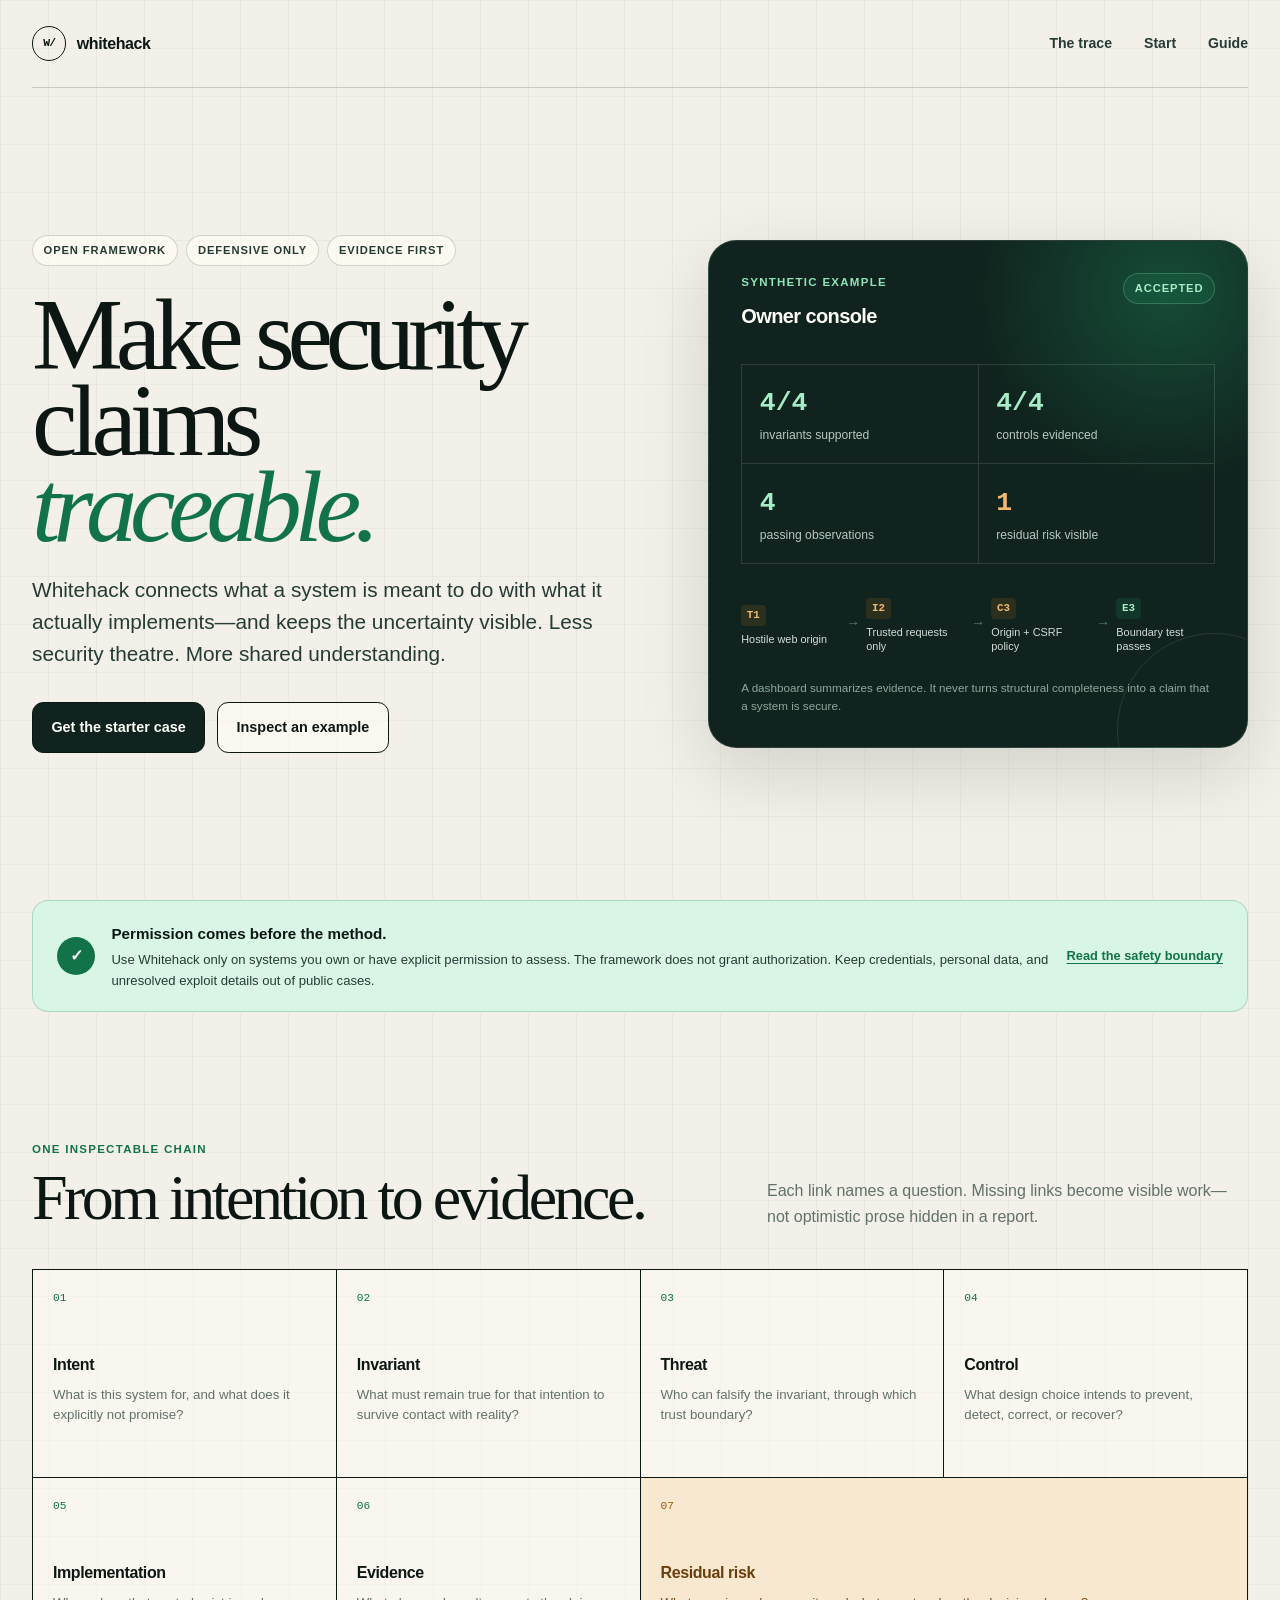
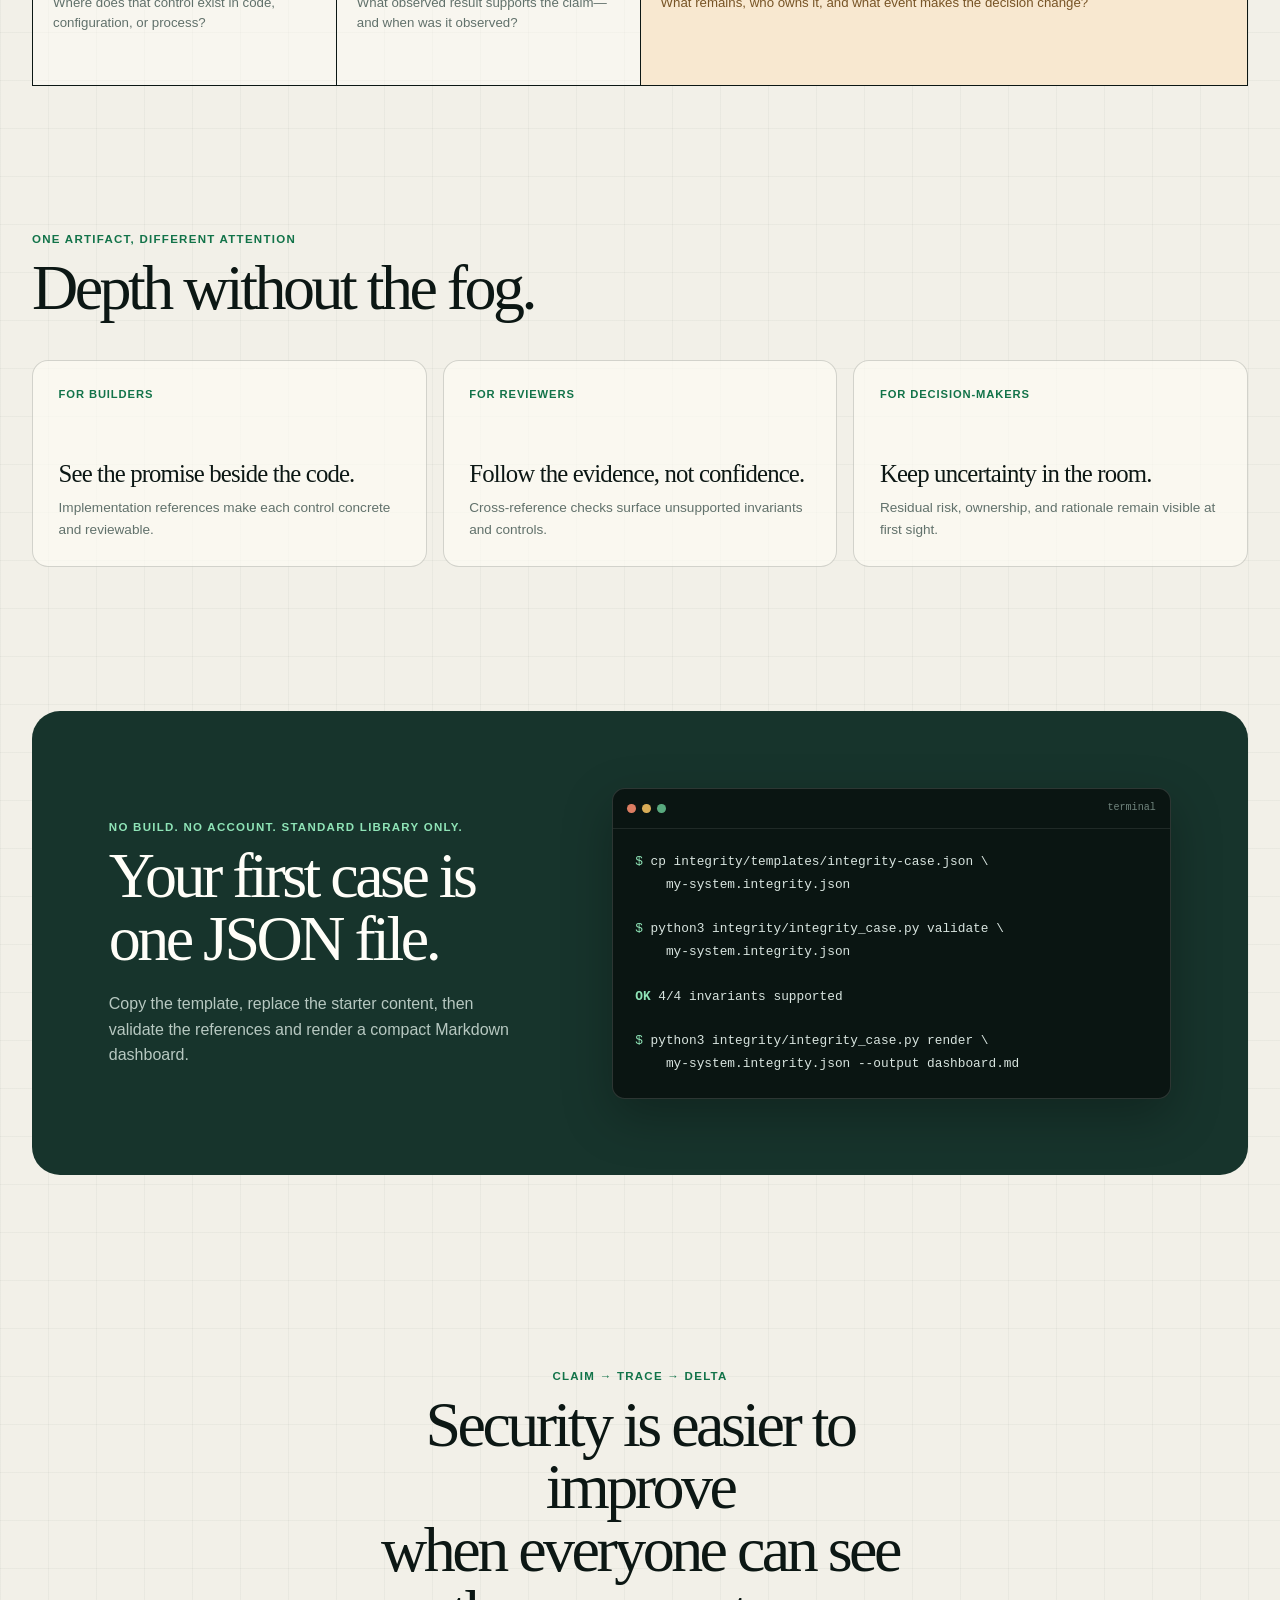
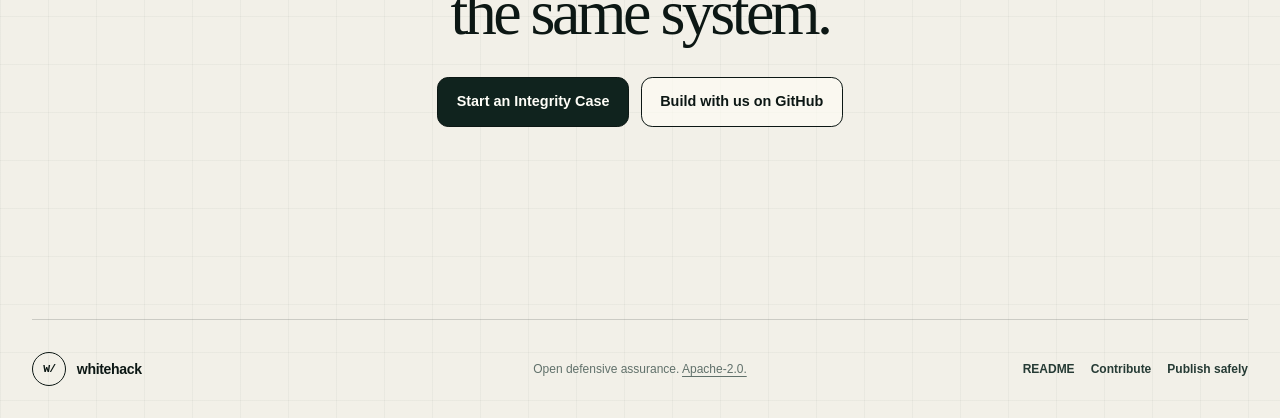
<file: index.html>
<!doctype html>
<html lang="en">
  <head>
    <meta charset="utf-8">
    <meta name="viewport" content="width=device-width, initial-scale=1">
    <meta
      http-equiv="Content-Security-Policy"
      content="default-src 'self'; style-src 'self'; img-src 'self' data:; object-src 'none'; base-uri 'none'; form-action 'none'"
    >
    <meta
      name="description"
      content="Whitehack is an open defensive assurance framework that connects security intention to implementation and evidence."
    >
    <meta name="color-scheme" content="dark light">
    <title>Whitehack — intention you can inspect</title>
    <link rel="stylesheet" href="./style.css">
  </head>
  <body>
    <a class="skip-link" href="#main">Skip to content</a>

    <header class="site-header">
      <a class="brand" href="./" aria-label="Whitehack home">
        <span class="brand-mark" aria-hidden="true">W/</span>
        <span>whitehack</span>
      </a>
      <nav aria-label="Primary navigation">
        <a href="#trace">The trace</a>
        <a href="#start">Start</a>
        <a href="./README.md">Guide</a>
      </nav>
    </header>

    <main id="main">
      <section class="hero" aria-labelledby="hero-title">
        <div class="hero-copy">
          <div class="eyebrow-row" aria-label="Project qualities">
            <span>Open framework</span>
            <span>Defensive only</span>
            <span>Evidence first</span>
          </div>
          <h1 id="hero-title">Make security claims<br><em>traceable.</em></h1>
          <p class="hero-lede">
            Whitehack connects what a system is meant to do with what it actually
            implements—and keeps the uncertainty visible. Less security theatre.
            More shared understanding.
          </p>
          <div class="hero-actions">
            <a
              class="button button-primary"
              href="./downloads/integrity-case.template.json"
            >Get the starter case</a>
            <a
              class="button button-secondary"
              href="./downloads/loopback-owner-console.example.json"
            >Inspect an example</a>
          </div>
        </div>

        <aside class="snapshot" aria-label="Synthetic assurance snapshot">
          <div class="snapshot-head">
            <div>
              <span class="kicker">Synthetic example</span>
              <h2>Owner console</h2>
            </div>
            <span class="status">Accepted</span>
          </div>

          <div class="snapshot-metrics">
            <div class="metric">
              <strong>4/4</strong>
              <span>invariants supported</span>
            </div>
            <div class="metric">
              <strong>4/4</strong>
              <span>controls evidenced</span>
            </div>
            <div class="metric">
              <strong>4</strong>
              <span>passing observations</span>
            </div>
            <div class="metric metric-risk">
              <strong>1</strong>
              <span>residual risk visible</span>
            </div>
          </div>

          <div class="mini-trace" aria-label="Example trace from threat to evidence">
            <div>
              <span class="node-id">T1</span>
              <p>Hostile web origin</p>
            </div>
            <span class="arrow" aria-hidden="true">→</span>
            <div>
              <span class="node-id">I2</span>
              <p>Trusted requests only</p>
            </div>
            <span class="arrow" aria-hidden="true">→</span>
            <div>
              <span class="node-id">C3</span>
              <p>Origin + CSRF policy</p>
            </div>
            <span class="arrow" aria-hidden="true">→</span>
            <div>
              <span class="node-id node-pass">E3</span>
              <p>Boundary test passes</p>
            </div>
          </div>

          <p class="snapshot-note">
            A dashboard summarizes evidence. It never turns structural completeness
            into a claim that a system is secure.
          </p>
        </aside>
      </section>

      <section class="authorization" aria-labelledby="authorization-title">
        <span class="authorization-icon" aria-hidden="true">✓</span>
        <div>
          <h2 id="authorization-title">Permission comes before the method.</h2>
          <p>
            Use Whitehack only on systems you own or have explicit permission to
            assess. The framework does not grant authorization. Keep credentials,
            personal data, and unresolved exploit details out of public cases.
          </p>
        </div>
        <a href="./SECURITY.md">Read the safety boundary</a>
      </section>

      <section class="trace-section" id="trace" aria-labelledby="trace-title">
        <div class="section-heading">
          <div>
            <span class="kicker">One inspectable chain</span>
            <h2 id="trace-title">From intention to evidence.</h2>
          </div>
          <p>
            Each link names a question. Missing links become visible work—not
            optimistic prose hidden in a report.
          </p>
        </div>

        <ol class="trace-grid">
          <li>
            <span class="trace-number">01</span>
            <h3>Intent</h3>
            <p>What is this system for, and what does it explicitly not promise?</p>
          </li>
          <li>
            <span class="trace-number">02</span>
            <h3>Invariant</h3>
            <p>What must remain true for that intention to survive contact with reality?</p>
          </li>
          <li>
            <span class="trace-number">03</span>
            <h3>Threat</h3>
            <p>Who can falsify the invariant, through which trust boundary?</p>
          </li>
          <li>
            <span class="trace-number">04</span>
            <h3>Control</h3>
            <p>What design choice intends to prevent, detect, correct, or recover?</p>
          </li>
          <li>
            <span class="trace-number">05</span>
            <h3>Implementation</h3>
            <p>Where does that control exist in code, configuration, or process?</p>
          </li>
          <li>
            <span class="trace-number">06</span>
            <h3>Evidence</h3>
            <p>What observed result supports the claim—and when was it observed?</p>
          </li>
          <li class="trace-risk">
            <span class="trace-number">07</span>
            <h3>Residual risk</h3>
            <p>What remains, who owns it, and what event makes the decision change?</p>
          </li>
        </ol>
      </section>

      <section class="audiences" aria-labelledby="audiences-title">
        <div class="section-heading compact-heading">
          <div>
            <span class="kicker">One artifact, different attention</span>
            <h2 id="audiences-title">Depth without the fog.</h2>
          </div>
        </div>
        <div class="audience-grid">
          <article>
            <span>For builders</span>
            <h3>See the promise beside the code.</h3>
            <p>Implementation references make each control concrete and reviewable.</p>
          </article>
          <article>
            <span>For reviewers</span>
            <h3>Follow the evidence, not confidence.</h3>
            <p>Cross-reference checks surface unsupported invariants and controls.</p>
          </article>
          <article>
            <span>For decision-makers</span>
            <h3>Keep uncertainty in the room.</h3>
            <p>Residual risk, ownership, and rationale remain visible at first sight.</p>
          </article>
        </div>
      </section>

      <section class="start-section" id="start" aria-labelledby="start-title">
        <div class="start-copy">
          <span class="kicker">No build. No account. Standard library only.</span>
          <h2 id="start-title">Your first case is one JSON file.</h2>
          <p>
            Copy the template, replace the starter content, then validate the
            references and render a compact Markdown dashboard.
          </p>
        </div>
        <div class="terminal" role="region" aria-label="Integrity Case commands" tabindex="0">
          <div class="terminal-bar" aria-hidden="true">
            <i></i><i></i><i></i>
            <span>terminal</span>
          </div>
          <pre><code><span class="prompt">$</span> cp integrity/templates/integrity-case.json \
    my-system.integrity.json

<span class="prompt">$</span> python3 integrity/integrity_case.py validate \
    my-system.integrity.json

<span class="success">OK</span> 4/4 invariants supported

<span class="prompt">$</span> python3 integrity/integrity_case.py render \
    my-system.integrity.json --output dashboard.md</code></pre>
        </div>
      </section>

      <section class="closing" aria-labelledby="closing-title">
        <span class="kicker">Claim → trace → delta</span>
        <h2 id="closing-title">Security is easier to improve<br>when everyone can see the same system.</h2>
        <div class="hero-actions closing-actions">
          <a
            class="button button-primary"
            href="./downloads/integrity-case.template.json"
          >Start an Integrity Case</a>
          <a
            class="button button-secondary"
            href="https://github.com/mynameisyou-cmyk/whitehack-framework"
          >Build with us on GitHub</a>
        </div>
      </section>
    </main>

    <footer>
      <div class="brand footer-brand">
        <span class="brand-mark" aria-hidden="true">W/</span>
        <span>whitehack</span>
      </div>
      <p>Open defensive assurance. <a href="./LICENSE.txt">Apache-2.0.</a></p>
      <nav aria-label="Footer navigation">
        <a href="./README.md">README</a>
        <a href="./README.md#contributing">Contribute</a>
        <a href="./SECURITY.md">Publish safely</a>
      </nav>
    </footer>
  </body>
</html>
</file>
<file: style.css>
:root {
  --ink: #0c1714;
  --ink-soft: #263b35;
  --paper: #f2f0e8;
  --paper-strong: #fffdf5;
  --line: rgba(12, 23, 20, 0.17);
  --muted: #61716b;
  --green: #22a36a;
  --green-dark: #127349;
  --green-pale: #d9f5e6;
  --amber: #d38324;
  --amber-pale: #f8e8d0;
  --night: #10231e;
  --night-soft: #17342c;
  --white: #fffef8;
  --shadow: 0 24px 70px rgba(12, 23, 20, 0.14);
  --radius-large: 1.75rem;
  --radius-medium: 1rem;
  font-family: Inter, ui-sans-serif, -apple-system, BlinkMacSystemFont, "Segoe UI", sans-serif;
  color: var(--ink);
  background: var(--paper);
  color-scheme: light;
}

* {
  box-sizing: border-box;
}

html {
  scroll-behavior: smooth;
}

body {
  margin: 0;
  min-width: 18rem;
  background:
    linear-gradient(rgba(12, 23, 20, 0.035) 1px, transparent 1px),
    linear-gradient(90deg, rgba(12, 23, 20, 0.035) 1px, transparent 1px),
    var(--paper);
  background-size: 3rem 3rem;
  font-size: 1rem;
  line-height: 1.6;
}

a {
  color: inherit;
  text-decoration-thickness: 0.08em;
  text-underline-offset: 0.22em;
}

a:focus-visible,
button:focus-visible,
[tabindex]:focus-visible {
  outline: 0.2rem solid var(--amber);
  outline-offset: 0.25rem;
}

.skip-link {
  position: fixed;
  z-index: 100;
  top: 0.75rem;
  left: 0.75rem;
  padding: 0.7rem 1rem;
  border-radius: 0.5rem;
  color: var(--white);
  background: var(--night);
  transform: translateY(-200%);
}

.skip-link:focus {
  transform: translateY(0);
}

.site-header,
main,
footer {
  width: min(100% - 2rem, 76rem);
  margin-inline: auto;
}

.site-header {
  display: flex;
  align-items: center;
  justify-content: space-between;
  min-height: 5.5rem;
  border-bottom: 1px solid var(--line);
}

.brand {
  display: inline-flex;
  align-items: center;
  gap: 0.65rem;
  font-weight: 760;
  letter-spacing: -0.025em;
  text-decoration: none;
}

.brand-mark {
  display: grid;
  place-items: center;
  width: 2.15rem;
  aspect-ratio: 1;
  border: 1px solid var(--ink);
  border-radius: 50%;
  font-family: ui-monospace, SFMono-Regular, Menlo, monospace;
  font-size: 0.72rem;
  letter-spacing: -0.08em;
}

nav {
  display: flex;
  align-items: center;
  gap: clamp(1rem, 3vw, 2rem);
}

nav a {
  color: var(--ink-soft);
  font-size: 0.88rem;
  font-weight: 650;
  text-decoration: none;
}

nav a:hover {
  color: var(--green-dark);
}

.hero {
  display: grid;
  grid-template-columns: minmax(0, 1fr) minmax(24rem, 0.92fr);
  gap: clamp(2.5rem, 7vw, 6rem);
  align-items: center;
  min-height: calc(100vh - 5.5rem);
  padding-block: 5rem;
}

.eyebrow-row {
  display: flex;
  flex-wrap: wrap;
  gap: 0.55rem;
  margin-bottom: 1.6rem;
}

.eyebrow-row span,
.status {
  padding: 0.34rem 0.66rem;
  border: 1px solid var(--line);
  border-radius: 999px;
  color: var(--ink-soft);
  background: rgba(255, 253, 245, 0.65);
  font-size: 0.7rem;
  font-weight: 760;
  letter-spacing: 0.08em;
  text-transform: uppercase;
}

h1,
h2,
h3,
p {
  margin-top: 0;
}

h1 {
  max-width: 12ch;
  margin-bottom: 1.5rem;
  font-family: Georgia, "Times New Roman", serif;
  font-size: clamp(3.8rem, 8vw, 7.5rem);
  font-weight: 500;
  letter-spacing: -0.07em;
  line-height: 0.84;
}

h1 em {
  color: var(--green-dark);
  font-weight: 500;
}

.hero-lede {
  max-width: 37rem;
  margin-bottom: 2rem;
  color: var(--ink-soft);
  font-size: clamp(1.08rem, 1.7vw, 1.3rem);
  line-height: 1.55;
}

.hero-actions {
  display: flex;
  flex-wrap: wrap;
  gap: 0.75rem;
}

.button {
  display: inline-flex;
  align-items: center;
  justify-content: center;
  min-height: 3.15rem;
  padding: 0.7rem 1.15rem;
  border: 1px solid var(--ink);
  border-radius: 0.7rem;
  font-size: 0.9rem;
  font-weight: 740;
  text-decoration: none;
}

.button-primary {
  color: var(--white);
  background: var(--night);
}

.button-primary:hover {
  background: var(--green-dark);
}

.button-secondary {
  background: rgba(255, 253, 245, 0.65);
}

.button-secondary:hover {
  background: var(--paper-strong);
}

.snapshot {
  position: relative;
  overflow: hidden;
  padding: clamp(1.25rem, 3vw, 2rem);
  border: 1px solid rgba(255, 255, 255, 0.12);
  border-radius: var(--radius-large);
  color: var(--white);
  background:
    radial-gradient(circle at 85% 10%, rgba(34, 163, 106, 0.32), transparent 30%),
    var(--night);
  box-shadow: var(--shadow);
}

.snapshot::after {
  position: absolute;
  right: -4rem;
  bottom: -5rem;
  width: 12rem;
  aspect-ratio: 1;
  border: 1px solid rgba(255, 255, 255, 0.1);
  border-radius: 50%;
  content: "";
}

.snapshot-head {
  display: flex;
  position: relative;
  z-index: 1;
  align-items: flex-start;
  justify-content: space-between;
  gap: 1rem;
  margin-bottom: 2rem;
}

.kicker {
  display: block;
  margin-bottom: 0.5rem;
  color: var(--green-dark);
  font-size: 0.72rem;
  font-weight: 800;
  letter-spacing: 0.11em;
  text-transform: uppercase;
}

.snapshot .kicker {
  color: #8fe4b7;
}

.snapshot h2 {
  margin: 0;
  font-size: 1.25rem;
  letter-spacing: -0.03em;
}

.status {
  border-color: rgba(143, 228, 183, 0.25);
  color: #a6edc7;
  background: rgba(34, 163, 106, 0.14);
}

.snapshot-metrics {
  display: grid;
  position: relative;
  z-index: 1;
  grid-template-columns: repeat(2, 1fr);
  border-top: 1px solid rgba(255, 255, 255, 0.13);
  border-left: 1px solid rgba(255, 255, 255, 0.13);
}

.metric {
  padding: 1.1rem;
  border-right: 1px solid rgba(255, 255, 255, 0.13);
  border-bottom: 1px solid rgba(255, 255, 255, 0.13);
}

.metric strong,
.metric span {
  display: block;
}

.metric strong {
  margin-bottom: 0.1rem;
  color: #a6edc7;
  font-family: ui-monospace, SFMono-Regular, Menlo, monospace;
  font-size: 1.65rem;
  font-weight: 620;
}

.metric-risk strong {
  color: #f2b96f;
}

.metric span {
  color: #b7c8c1;
  font-size: 0.76rem;
}

.mini-trace {
  display: grid;
  position: relative;
  z-index: 1;
  grid-template-columns: 1fr auto 1fr auto 1fr auto 1fr;
  gap: 0.4rem;
  align-items: center;
  margin-top: 1.8rem;
}

.mini-trace div {
  min-width: 0;
}

.node-id {
  display: inline-block;
  margin-bottom: 0.35rem;
  padding: 0.12rem 0.35rem;
  border-radius: 0.25rem;
  color: #f2b96f;
  background: rgba(211, 131, 36, 0.14);
  font-family: ui-monospace, SFMono-Regular, Menlo, monospace;
  font-size: 0.68rem;
  font-weight: 720;
}

.node-pass {
  color: #a6edc7;
  background: rgba(34, 163, 106, 0.16);
}

.mini-trace p {
  margin: 0;
  color: #d2ddd9;
  font-size: 0.68rem;
  line-height: 1.35;
}

.arrow {
  color: #628077;
  font-size: 0.85rem;
}

.snapshot-note {
  position: relative;
  z-index: 1;
  margin: 1.6rem 0 0;
  color: #91a79f;
  font-size: 0.73rem;
  line-height: 1.5;
}

.authorization {
  display: grid;
  grid-template-columns: auto 1fr auto;
  gap: 1rem;
  align-items: center;
  margin-bottom: 8rem;
  padding: 1.3rem 1.5rem;
  border: 1px solid rgba(18, 115, 73, 0.23);
  border-radius: var(--radius-medium);
  background: var(--green-pale);
}

.authorization-icon {
  display: grid;
  place-items: center;
  width: 2.4rem;
  aspect-ratio: 1;
  border-radius: 50%;
  color: var(--white);
  background: var(--green-dark);
  font-weight: 800;
}

.authorization h2 {
  margin: 0 0 0.15rem;
  font-size: 0.95rem;
}

.authorization p {
  margin: 0;
  color: var(--ink-soft);
  font-size: 0.82rem;
}

.authorization a {
  color: var(--green-dark);
  font-size: 0.8rem;
  font-weight: 760;
  white-space: nowrap;
}

.trace-section,
.audiences,
.start-section,
.closing {
  margin-bottom: 9rem;
}

.section-heading {
  display: grid;
  grid-template-columns: 1fr minmax(20rem, 0.7fr);
  gap: 3rem;
  align-items: end;
  margin-bottom: 2.5rem;
}

.section-heading h2,
.start-section h2,
.closing h2 {
  margin: 0;
  font-family: Georgia, "Times New Roman", serif;
  font-size: clamp(2.5rem, 5vw, 4.8rem);
  font-weight: 500;
  letter-spacing: -0.055em;
  line-height: 0.98;
}

.section-heading > p {
  margin: 0;
  color: var(--muted);
  font-size: 1rem;
}

.trace-grid {
  display: grid;
  grid-template-columns: repeat(4, 1fr);
  margin: 0;
  padding: 0;
  border-top: 1px solid var(--ink);
  border-left: 1px solid var(--ink);
  list-style: none;
}

.trace-grid li {
  min-height: 13rem;
  padding: 1.25rem;
  border-right: 1px solid var(--ink);
  border-bottom: 1px solid var(--ink);
  background: rgba(255, 253, 245, 0.45);
}

.trace-grid li:hover {
  background: var(--paper-strong);
}

.trace-grid .trace-risk {
  grid-column: span 2;
  color: #6a3f0c;
  background: var(--amber-pale);
}

.trace-number {
  display: block;
  margin-bottom: 2.7rem;
  color: var(--green-dark);
  font-family: ui-monospace, SFMono-Regular, Menlo, monospace;
  font-size: 0.7rem;
}

.trace-risk .trace-number {
  color: #985b13;
}

.trace-grid h3 {
  margin-bottom: 0.5rem;
  font-size: 1rem;
  letter-spacing: -0.025em;
}

.trace-grid p {
  margin: 0;
  color: var(--muted);
  font-size: 0.83rem;
  line-height: 1.5;
}

.trace-risk p {
  color: #775426;
}

.compact-heading {
  display: block;
}

.audience-grid {
  display: grid;
  grid-template-columns: repeat(3, 1fr);
  gap: 1rem;
}

.audience-grid article {
  padding: 1.6rem;
  border: 1px solid var(--line);
  border-radius: var(--radius-medium);
  background: rgba(255, 253, 245, 0.62);
}

.audience-grid span {
  display: block;
  margin-bottom: 3.5rem;
  color: var(--green-dark);
  font-size: 0.7rem;
  font-weight: 780;
  letter-spacing: 0.08em;
  text-transform: uppercase;
}

.audience-grid h3 {
  margin-bottom: 0.6rem;
  font-family: Georgia, "Times New Roman", serif;
  font-size: 1.55rem;
  font-weight: 500;
  letter-spacing: -0.035em;
  line-height: 1.1;
}

.audience-grid p {
  margin: 0;
  color: var(--muted);
  font-size: 0.85rem;
}

.start-section {
  display: grid;
  grid-template-columns: minmax(0, 0.85fr) minmax(28rem, 1.15fr);
  gap: clamp(3rem, 7vw, 7rem);
  align-items: center;
  padding: clamp(2rem, 6vw, 5rem);
  border-radius: var(--radius-large);
  color: var(--white);
  background: var(--night-soft);
}

.start-section .kicker {
  color: #8fe4b7;
}

.start-section h2 {
  margin-bottom: 1.3rem;
}

.start-copy p {
  margin: 0;
  color: #b7c8c1;
}

.terminal {
  overflow: auto;
  border: 1px solid rgba(255, 255, 255, 0.14);
  border-radius: 0.8rem;
  background: #0a1512;
  box-shadow: 0 18px 50px rgba(0, 0, 0, 0.28);
}

.terminal-bar {
  display: flex;
  align-items: center;
  gap: 0.38rem;
  min-height: 2.5rem;
  padding-inline: 0.9rem;
  border-bottom: 1px solid rgba(255, 255, 255, 0.09);
}

.terminal-bar i {
  width: 0.55rem;
  aspect-ratio: 1;
  border-radius: 50%;
  background: #526660;
}

.terminal-bar i:first-child {
  background: #dc7d62;
}

.terminal-bar i:nth-child(2) {
  background: #d8ac57;
}

.terminal-bar i:nth-child(3) {
  background: #58a97e;
}

.terminal-bar span {
  margin-left: auto;
  color: #71857e;
  font-family: ui-monospace, SFMono-Regular, Menlo, monospace;
  font-size: 0.63rem;
}

.terminal pre {
  margin: 0;
  padding: 1.4rem;
  color: #d8e4df;
  font-family: ui-monospace, SFMono-Regular, Menlo, Consolas, monospace;
  font-size: clamp(0.68rem, 1.25vw, 0.8rem);
  line-height: 1.75;
  white-space: pre-wrap;
}

.prompt {
  color: #8fe4b7;
}

.success {
  color: #8fe4b7;
  font-weight: 800;
}

.closing {
  padding-block: 3rem;
  text-align: center;
}

.closing h2 {
  max-width: 18ch;
  margin: 0 auto 2rem;
}

.closing-actions {
  justify-content: center;
}

footer {
  display: grid;
  grid-template-columns: 1fr auto 1fr;
  gap: 2rem;
  align-items: center;
  padding-block: 2rem;
  border-top: 1px solid var(--line);
}

.footer-brand {
  font-size: 0.88rem;
}

footer p {
  margin: 0;
  color: var(--muted);
  font-size: 0.75rem;
  text-align: center;
}

footer nav {
  justify-content: flex-end;
  gap: 1rem;
}

footer nav a {
  font-size: 0.75rem;
}

@media (max-width: 62rem) {
  .hero {
    grid-template-columns: 1fr;
    min-height: auto;
    padding-block: 5rem 7rem;
  }

  h1 {
    max-width: 10ch;
  }

  .snapshot {
    max-width: 42rem;
  }

  .trace-grid {
    grid-template-columns: repeat(2, 1fr);
  }

  .trace-grid .trace-risk {
    grid-column: span 2;
  }

  .start-section {
    grid-template-columns: 1fr;
  }

  footer {
    grid-template-columns: 1fr auto;
  }

  footer p {
    display: none;
  }
}

@media (max-width: 46rem) {
  .site-header {
    min-height: 4.5rem;
  }

  .site-header nav a:not(:last-child) {
    display: none;
  }

  .hero {
    padding-block: 3.5rem 5rem;
  }

  h1 {
    font-size: clamp(3.35rem, 17vw, 5.4rem);
  }

  .mini-trace {
    grid-template-columns: 1fr 1fr;
    gap: 1rem;
  }

  .mini-trace .arrow {
    display: none;
  }

  .authorization {
    grid-template-columns: auto 1fr;
    margin-bottom: 6rem;
  }

  .authorization > a {
    grid-column: 2;
    white-space: normal;
  }

  .section-heading {
    grid-template-columns: 1fr;
    gap: 1.25rem;
  }

  .trace-grid,
  .audience-grid {
    grid-template-columns: 1fr;
  }

  .trace-grid .trace-risk {
    grid-column: span 1;
  }

  .trace-grid li {
    min-height: 11rem;
  }

  .start-section {
    grid-template-columns: minmax(0, 1fr);
    padding: 1.5rem;
  }

  .terminal {
    max-width: 100%;
  }

  footer {
    grid-template-columns: 1fr;
  }

  footer nav {
    justify-content: flex-start;
    flex-wrap: wrap;
  }
}

@media (prefers-reduced-motion: reduce) {
  html {
    scroll-behavior: auto;
  }
}

@media (prefers-contrast: more) {
  :root {
    --line: rgba(12, 23, 20, 0.55);
  }

  .eyebrow-row span,
  .button,
  .audience-grid article,
  .authorization {
    border-width: 2px;
  }
}
</file>
